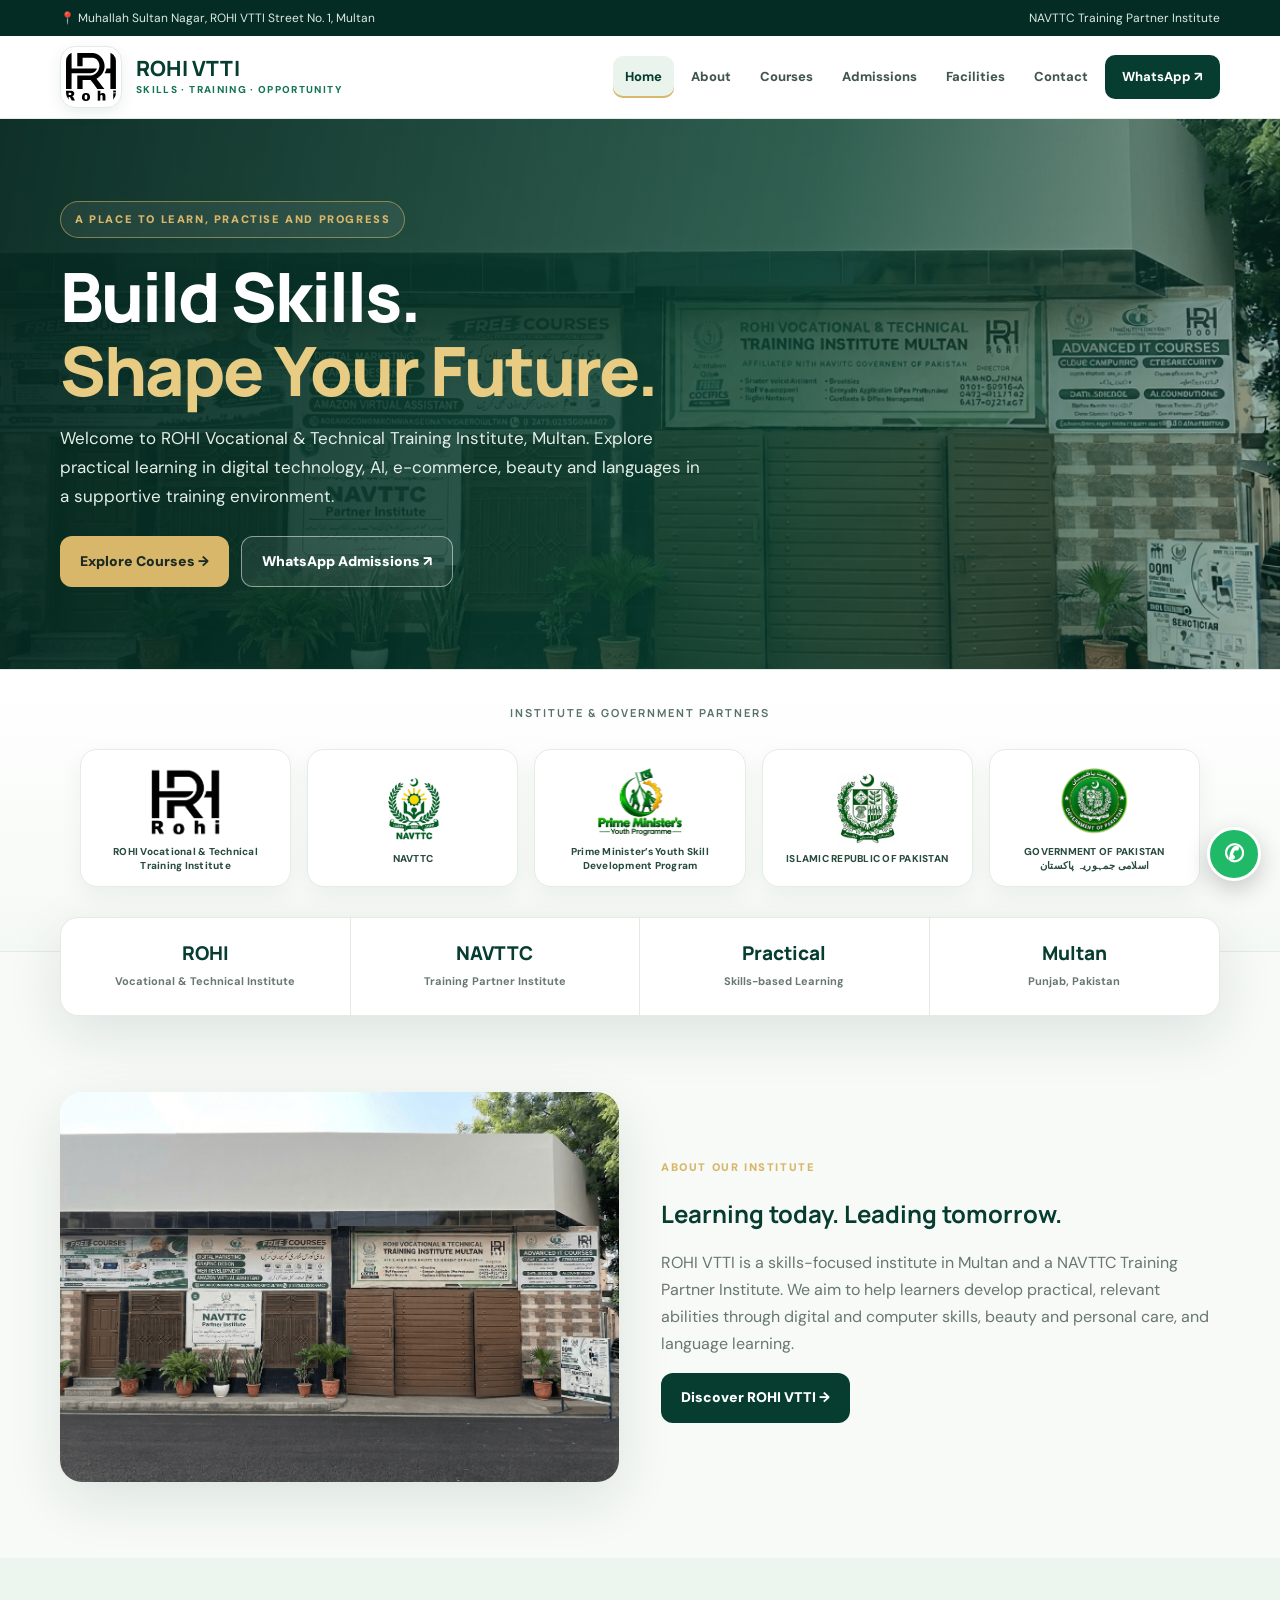
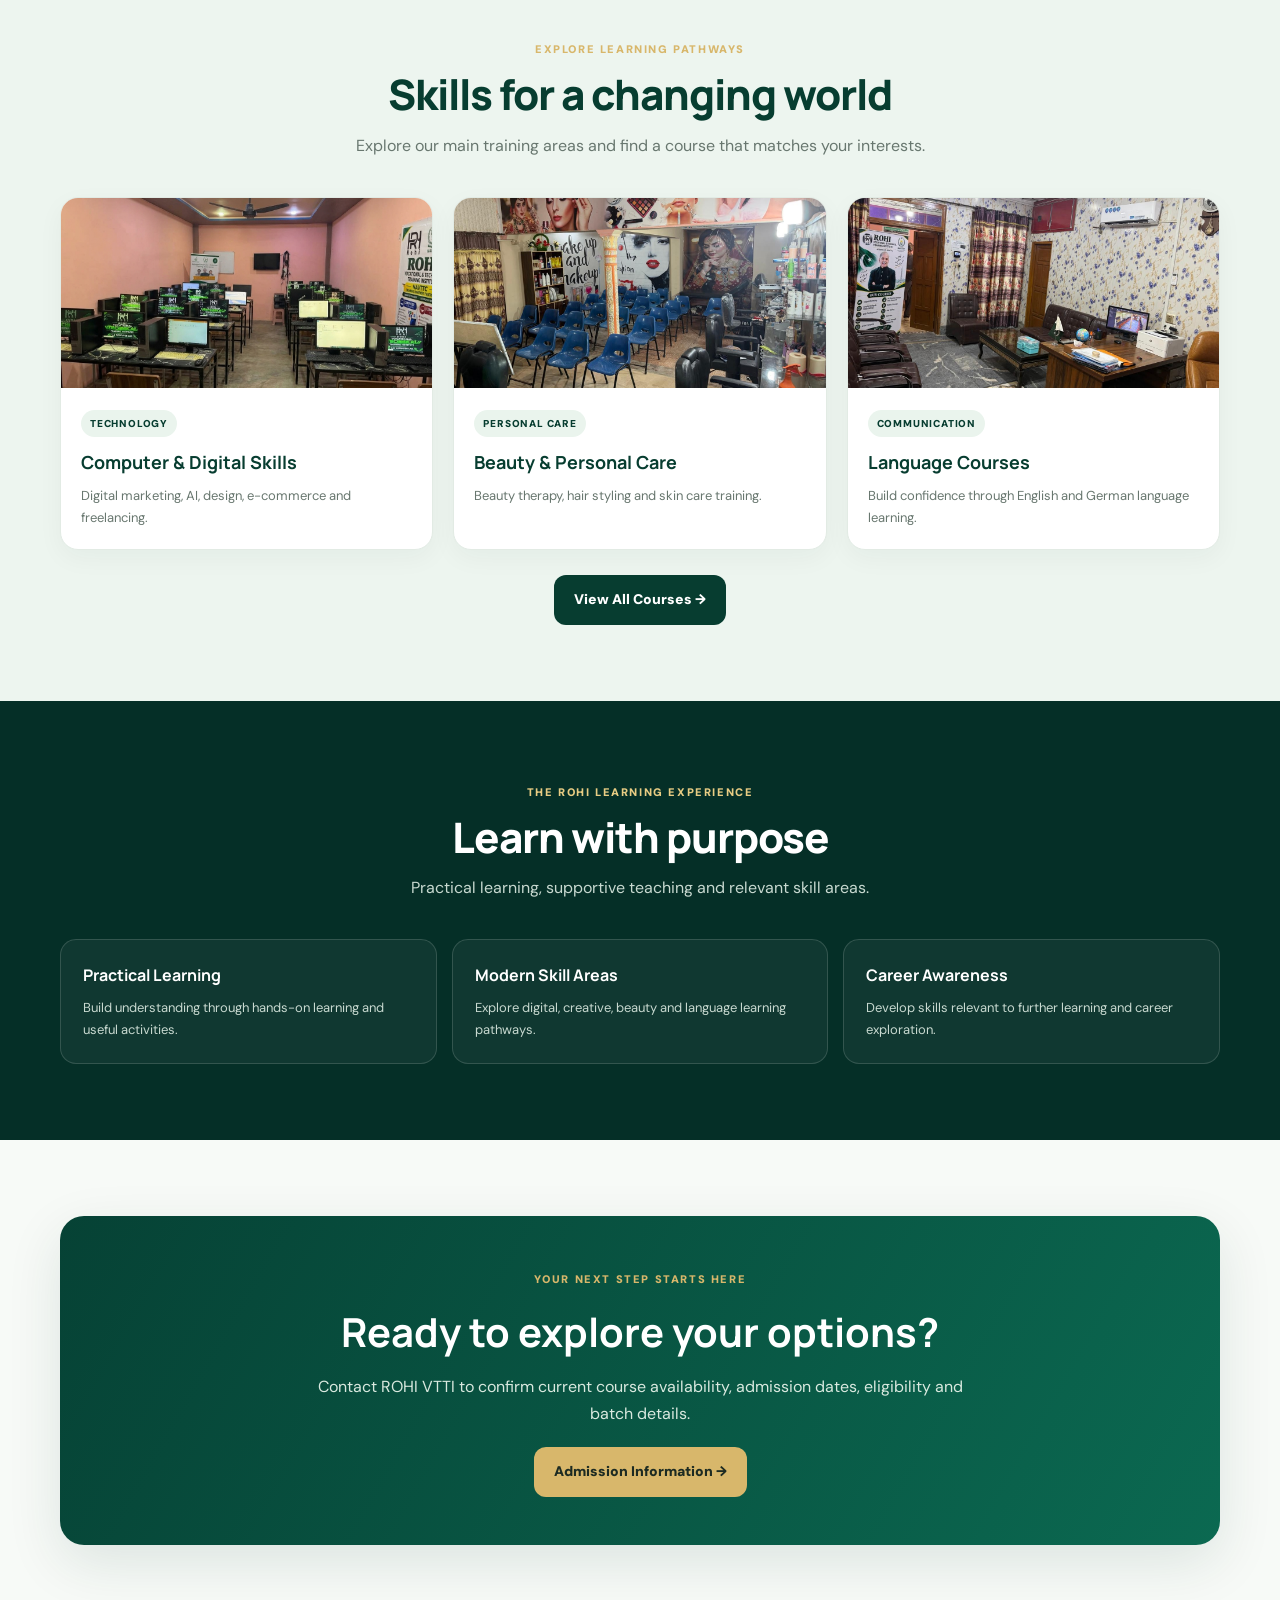
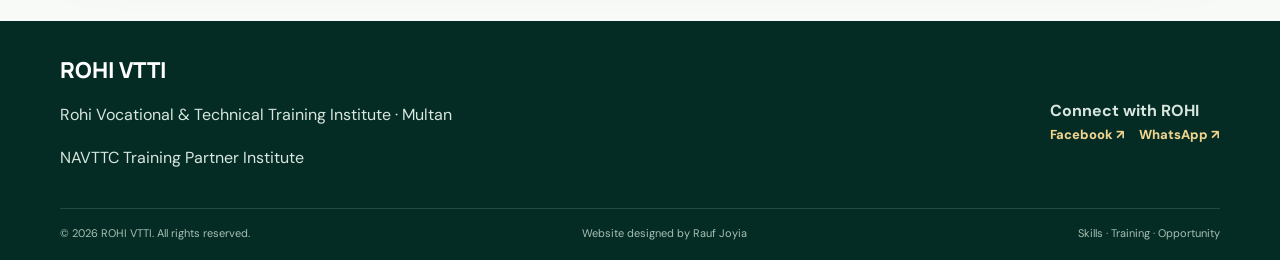
<file: index.html>
<!doctype html><html lang="en"><head><meta charset="utf-8"><meta name="viewport" content="width=device-width,initial-scale=1"><meta name="theme-color" content="#073d30"><meta name="description" content="ROHI Vocational & Technical Training Institute in Multan. Explore practical digital, AI, e-commerce, beauty and language training."><meta property="og:title" content="ROHI VTTI | Skills for a Brighter Future"><meta property="og:description" content="Practical vocational and technical learning in Multan."><meta property="og:image" content="https://abdul-rauf-joyia.github.io/Rohi-institute/main-building.png"><title>ROHI VTTI | Vocational & Technical Training Institute, Multan</title><link rel="icon" href="rohi-logo-black.svg"><link rel="preconnect" href="https://fonts.googleapis.com"><link rel="preconnect" href="https://fonts.gstatic.com" crossorigin><link href="https://fonts.googleapis.com/css2?family=DM+Sans:wght@400;500;600;700;800&family=Manrope:wght@400;500;600;700;800&display=swap" rel="stylesheet"><link rel="stylesheet" href="style.css"></head><body><div class="topline"><div class="container"><span>📍 Muhallah Sultan Nagar, ROHI VTTI Street No. 1, Multan</span><span>NAVTTC Training Partner Institute</span></div></div><header><nav class="nav container" aria-label="Main navigation"><a class="brand" href="index.html"><img src="rohi-logo-black.svg" alt="ROHI VTTI logo"><span><strong>ROHI VTTI</strong><small>Skills · Training · Opportunity</small></span></a><button class="menu-btn" type="button" aria-label="Open navigation" aria-expanded="false">☰</button><ul class="navlinks"><li><a href="index.html" aria-current="page">Home</a></li><li><a href="about.html">About</a></li><li><a href="courses.html">Courses</a></li><li><a href="admissions.html">Admissions</a></li><li><a href="facilities.html">Facilities</a></li><li><a href="contact.html">Contact</a></li><li><a class="cta" href="https://wa.me/923020757793" target="_blank" rel="noopener">WhatsApp ↗</a></li></ul></nav></header><main><section class="hero"><div class="container"><div class="hero-content"><span class="eyebrow">A place to learn, practise and progress</span><h1>Build Skills.<br><span>Shape Your Future.</span></h1><p>Welcome to ROHI Vocational & Technical Training Institute, Multan. Explore practical learning in digital technology, AI, e-commerce, beauty and languages in a supportive training environment.</p><div class="actions"><a class="btn btn-gold" href="courses.html">Explore Courses →</a><a class="btn btn-outline" href="https://wa.me/923020757793" target="_blank" rel="noopener">WhatsApp Admissions ↗</a></div></div></div></section><section class="partner-strip"><div class="container"><h2>Institute & Government Partners</h2><div class="logo-strip"><div class="logo-card"><img src="rohi-vtti-logo.png" alt="ROHI VTTI logo"><small>ROHI Vocational & Technical Training Institute</small></div><div class="logo-card"><img src="navttc-logo.png" alt="NAVTTC logo"><small>NAVTTC</small></div><div class="logo-card"><img src="prime-minister-youth-skill-development-program-logo.png" alt="Prime Minister Youth Skill Development Program logo"><small>Prime Minister’s Youth Skill Development Program</small></div><div class="logo-card"><img src="pakistan-emblem.png" alt="Pakistan emblem"><small>ISLAMIC REPUBLIC OF PAKISTAN</small></div><div class="logo-card"><img src="government-of-pakistan-logo.png" alt="Government of Pakistan logo"><small>GOVERNMENT OF PAKISTAN<br>اسلامی جمہوریہ پاکستان</small></div></div></div></section><div class="facts"><div class="container"><div class="fact-grid"><div class="fact"><strong>ROHI</strong><span>Vocational & Technical Institute</span></div><div class="fact"><strong>NAVTTC</strong><span>Training Partner Institute</span></div><div class="fact"><strong>Practical</strong><span>Skills-based Learning</span></div><div class="fact"><strong>Multan</strong><span>Punjab, Pakistan</span></div></div></div></div><section class="section"><div class="container grid-2"><img class="photo" src="main-building.png" alt="ROHI Vocational & Technical Training Institute main building"><div class="copy"><span class="kicker">About our institute</span><h2>Learning today. Leading tomorrow.</h2><p>ROHI VTTI is a skills-focused institute in Multan and a NAVTTC Training Partner Institute. We aim to help learners develop practical, relevant abilities through digital and computer skills, beauty and personal care, and language learning.</p><a class="btn btn-green" href="about.html">Discover ROHI VTTI →</a></div></div></section><section class="section soft"><div class="container"><div class="section-head"><span class="kicker">Explore learning pathways</span><h2>Skills for a changing world</h2><p>Explore our main training areas and find a course that matches your interests.</p></div><div class="cards"><article class="card"><img src="digital-marketing.jpg" alt="Digital marketing" loading="lazy"><div class="card-body"><span class="tag">Technology</span><h3>Computer & Digital Skills</h3><p>Digital marketing, AI, design, e-commerce and freelancing.</p></div></article><article class="card"><img src="beauty-lab.jpg" alt="Beauty therapy" loading="lazy"><div class="card-body"><span class="tag">Personal Care</span><h3>Beauty & Personal Care</h3><p>Beauty therapy, hair styling and skin care training.</p></div></article><article class="card"><img src="gallery.jpg" alt="Language classroom" loading="lazy"><div class="card-body"><span class="tag">Communication</span><h3>Language Courses</h3><p>Build confidence through English and German language learning.</p></div></article></div><div class="actions" style="justify-content:center"><a class="btn btn-green" href="courses.html">View All Courses →</a></div></div></section><section class="section dark"><div class="container"><div class="section-head"><span class="kicker">The ROHI learning experience</span><h2>Learn with purpose</h2><p>Practical learning, supportive teaching and relevant skill areas.</p></div><div class="features"><div class="feature"><h3>Practical Learning</h3><p>Build understanding through hands-on learning and useful activities.</p></div><div class="feature"><h3>Modern Skill Areas</h3><p>Explore digital, creative, beauty and language learning pathways.</p></div><div class="feature"><h3>Career Awareness</h3><p>Develop skills relevant to further learning and career exploration.</p></div></div></div></section><section class="section"><div class="container"><div class="banner"><span class="kicker">Your next step starts here</span><h2>Ready to explore your options?</h2><p>Contact ROHI VTTI to confirm current course availability, admission dates, eligibility and batch details.</p><a class="btn btn-gold" href="admissions.html">Admission Information →</a></div></div></section></main><footer><div class="container"><div class="footer-top"><div><div class="footer-brand">ROHI VTTI</div><p>Rohi Vocational & Technical Training Institute · Multan</p><p>NAVTTC Training Partner Institute</p></div><div><strong>Connect with ROHI</strong><div class="socials"><a href="https://www.facebook.com/profile.php?id=61575618215227" target="_blank" rel="noopener">Facebook ↗</a><a href="https://wa.me/923020757793" target="_blank" rel="noopener">WhatsApp ↗</a></div></div></div><div class="footer-bottom"><span>© <span data-year>2026</span> ROHI VTTI. All rights reserved.</span><span>Website designed by Rauf Joyia</span><span>Skills · Training · Opportunity</span></div></div></footer><a class="whatsapp" href="https://wa.me/923020757793" target="_blank" rel="noopener" aria-label="WhatsApp ROHI VTTI">✆</a><script src="site.js"></script></body></html>
</file>
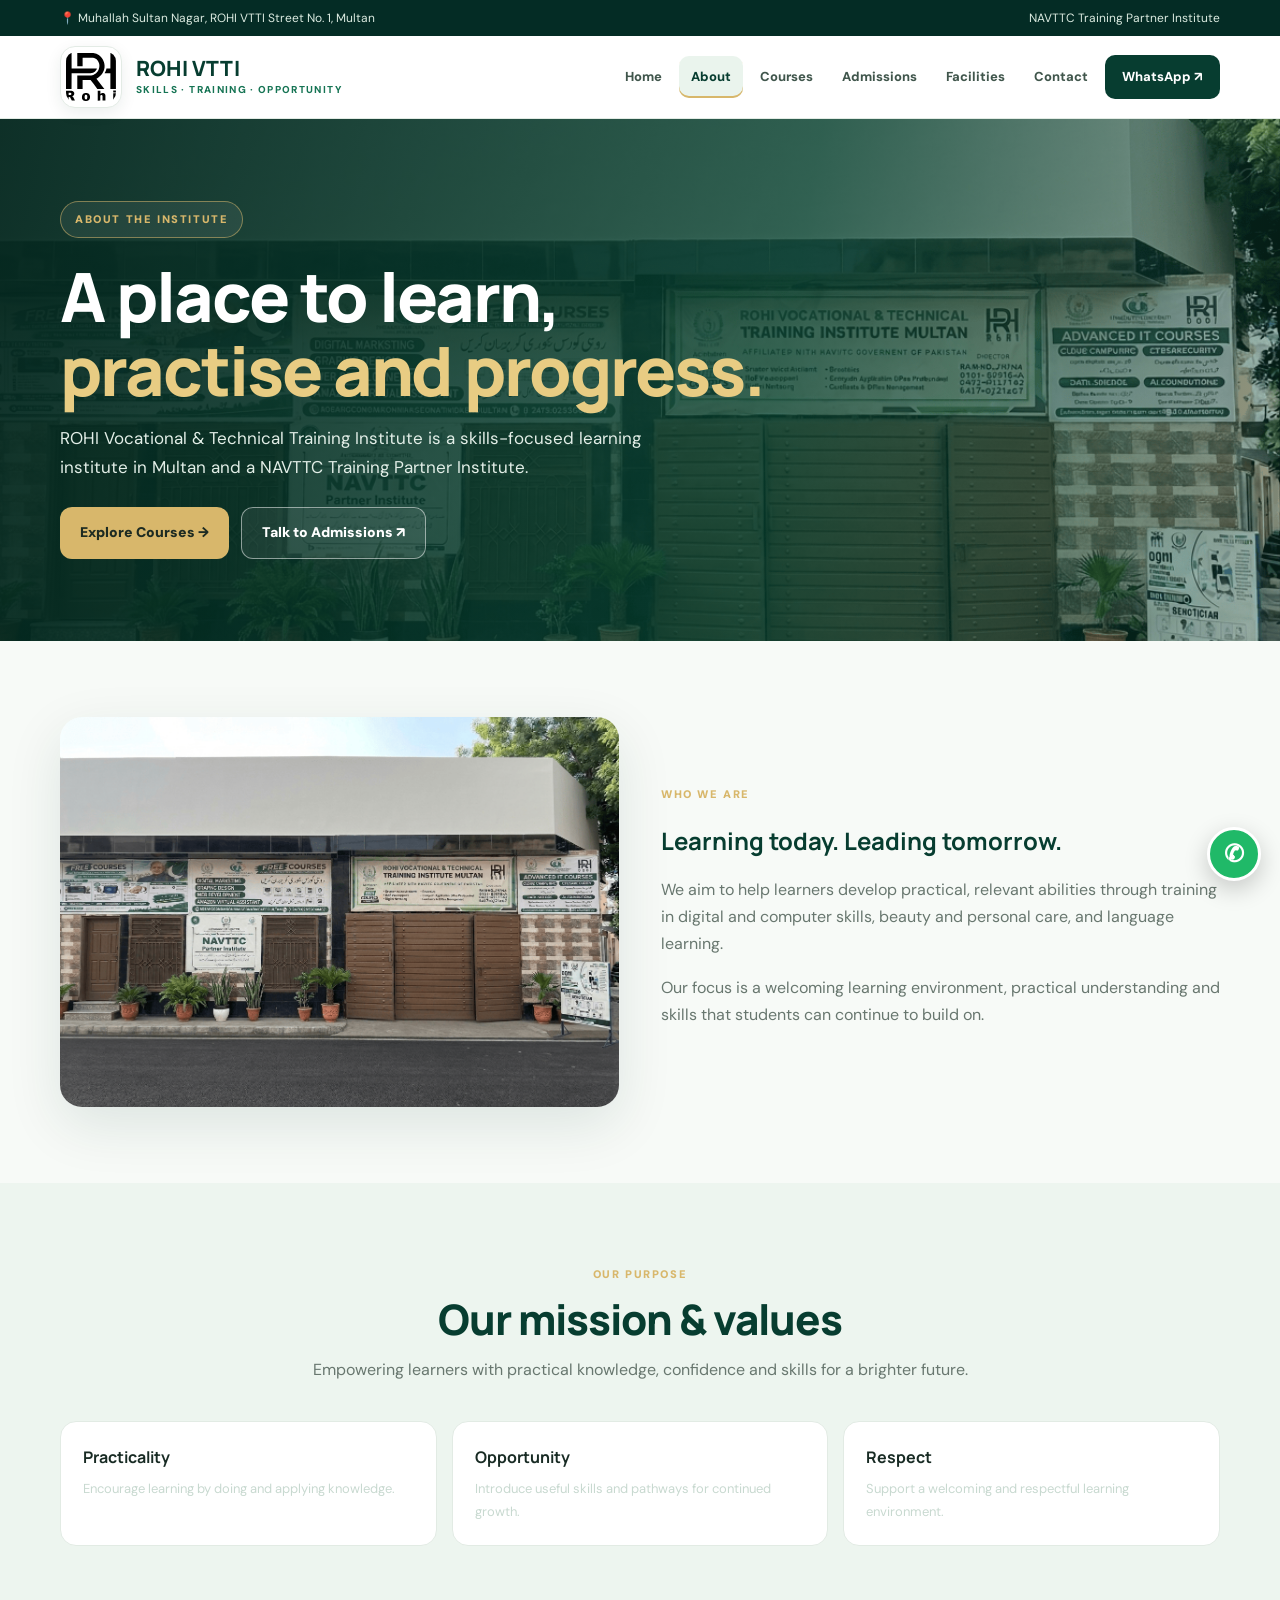
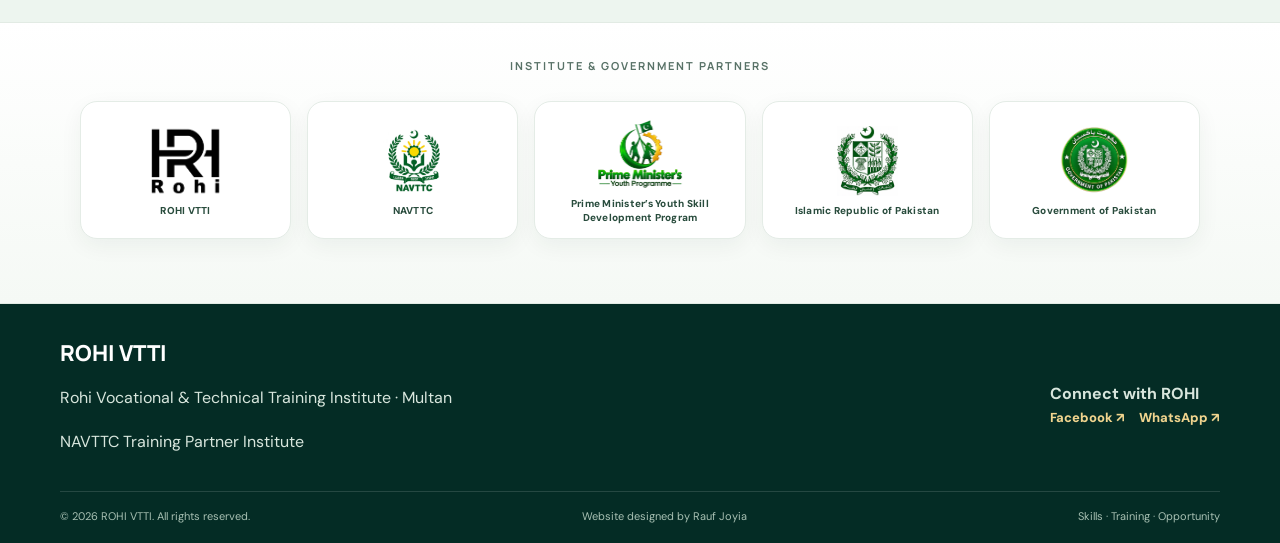
<file: about.html>
<!doctype html><html lang="en"><head><meta charset="utf-8"><meta name="viewport" content="width=device-width,initial-scale=1"><meta name="theme-color" content="#073d30"><meta name="description" content="Learn about ROHI VTTI, its mission and training approach."><title>About Us | ROHI VTTI Multan</title><link rel="icon" href="rohi-logo-black.svg"><link rel="preconnect" href="https://fonts.googleapis.com"><link rel="preconnect" href="https://fonts.gstatic.com" crossorigin><link href="https://fonts.googleapis.com/css2?family=DM+Sans:wght@400;500;600;700;800&family=Manrope:wght@400;500;600;700;800&display=swap" rel="stylesheet"><link rel="stylesheet" href="style.css"></head><body><div class="topline"><div class="container"><span>📍 Muhallah Sultan Nagar, ROHI VTTI Street No. 1, Multan</span><span>NAVTTC Training Partner Institute</span></div></div><header><nav class="nav container" aria-label="Main navigation"><a class="brand" href="index.html"><img src="rohi-logo-black.svg" alt="ROHI VTTI logo"><span><strong>ROHI VTTI</strong><small>Skills · Training · Opportunity</small></span></a><button class="menu-btn" type="button" aria-label="Open navigation" aria-expanded="false">☰</button><ul class="navlinks"><li><a href="index.html">Home</a></li><li><a href="about.html">About</a></li><li><a href="courses.html">Courses</a></li><li><a href="admissions.html">Admissions</a></li><li><a href="facilities.html">Facilities</a></li><li><a href="contact.html">Contact</a></li><li><a class="cta" href="https://wa.me/923020757793" target="_blank" rel="noopener">WhatsApp ↗</a></li></ul></nav></header><section class="hero"><div class="container"><div class="hero-content"><span class="eyebrow">About the Institute</span><h1>A place to learn,<br><span>practise and progress.</span></h1><p>ROHI Vocational & Technical Training Institute is a skills-focused learning institute in Multan and a NAVTTC Training Partner Institute.</p><div class="actions"><a class="btn btn-gold" href="courses.html">Explore Courses →</a><a class="btn btn-outline" href="https://wa.me/923020757793" target="_blank" rel="noopener">Talk to Admissions ↗</a></div></div></div></section><section class="section"><div class="container grid-2"><img class="photo" src="main-building.png" alt="ROHI VTTI main entrance"><div class="copy"><span class="kicker">Who we are</span><h2>Learning today. Leading tomorrow.</h2><p>We aim to help learners develop practical, relevant abilities through training in digital and computer skills, beauty and personal care, and language learning.</p><p>Our focus is a welcoming learning environment, practical understanding and skills that students can continue to build on.</p></div></div></section><section class="section soft"><div class="container"><div class="section-head"><span class="kicker">Our purpose</span><h2>Our mission & values</h2><p>Empowering learners with practical knowledge, confidence and skills for a brighter future.</p></div><div class="features"><div class="feature" style="background:#fff;border-color:var(--line)"><h3>Practicality</h3><p>Encourage learning by doing and applying knowledge.</p></div><div class="feature" style="background:#fff;border-color:var(--line)"><h3>Opportunity</h3><p>Introduce useful skills and pathways for continued growth.</p></div><div class="feature" style="background:#fff;border-color:var(--line)"><h3>Respect</h3><p>Support a welcoming and respectful learning environment.</p></div></div></div></section><section class="partner-strip"><div class="container"><h2>Institute & Government Partners</h2><div class="logo-strip"><div class="logo-card"><img src="rohi-vtti-logo.png" alt="ROHI VTTI"><small>ROHI VTTI</small></div><div class="logo-card"><img src="navttc-logo.png" alt="NAVTTC"><small>NAVTTC</small></div><div class="logo-card"><img src="prime-minister-youth-skill-development-program-logo.png" alt="Prime Minister Youth Skill Development Program"><small>Prime Minister’s Youth Skill Development Program</small></div><div class="logo-card"><img src="pakistan-emblem.png" alt="Pakistan emblem"><small>Islamic Republic of Pakistan</small></div><div class="logo-card"><img src="government-of-pakistan-logo.png" alt="Government of Pakistan"><small>Government of Pakistan</small></div></div></div></section><footer><div class="container"><div class="footer-top"><div><div class="footer-brand">ROHI VTTI</div><p>Rohi Vocational & Technical Training Institute · Multan</p><p>NAVTTC Training Partner Institute</p></div><div><strong>Connect with ROHI</strong><div class="socials"><a href="https://www.facebook.com/profile.php?id=61575618215227" target="_blank" rel="noopener">Facebook ↗</a><a href="https://wa.me/923020757793" target="_blank" rel="noopener">WhatsApp ↗</a></div></div></div><div class="footer-bottom"><span>© <span data-year>2026</span> ROHI VTTI. All rights reserved.</span><span>Website designed by Rauf Joyia</span><span>Skills · Training · Opportunity</span></div></div></footer><a class="whatsapp" href="https://wa.me/923020757793" target="_blank" rel="noopener" aria-label="WhatsApp ROHI VTTI">✆</a><script src="site.js"></script></body></html>
</file>
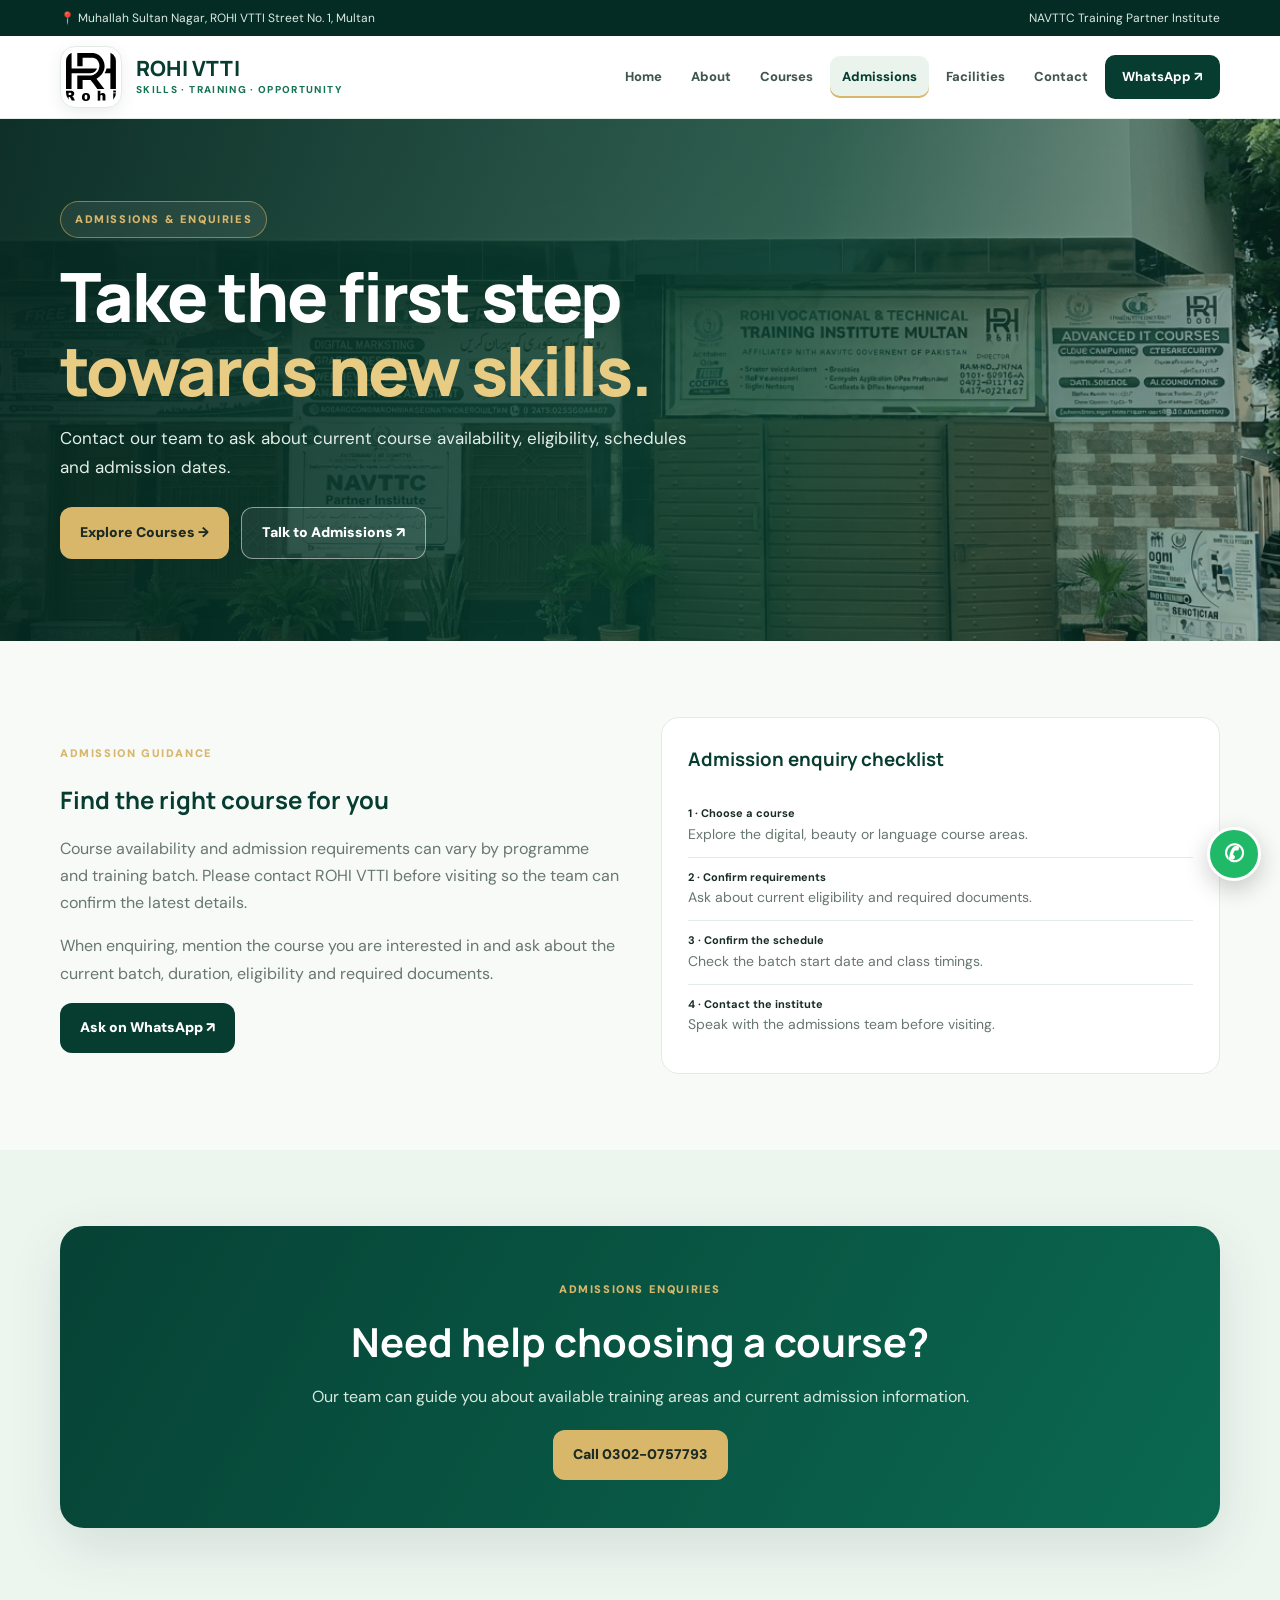
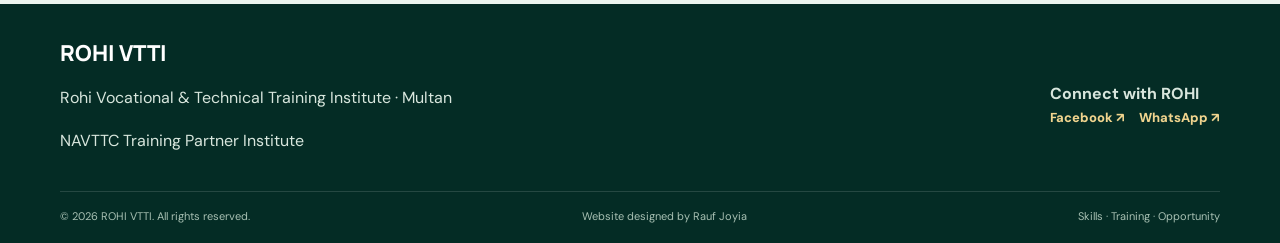
<file: admissions.html>
<!doctype html><html lang="en"><head><meta charset="utf-8"><meta name="viewport" content="width=device-width,initial-scale=1"><meta name="theme-color" content="#073d30"><meta name="description" content="Admission information and eligibility enquiries for ROHI VTTI Multan."><title>Admissions | ROHI VTTI Multan</title><link rel="icon" href="rohi-logo-black.svg"><link rel="preconnect" href="https://fonts.googleapis.com"><link rel="preconnect" href="https://fonts.gstatic.com" crossorigin><link href="https://fonts.googleapis.com/css2?family=DM+Sans:wght@400;500;600;700;800&family=Manrope:wght@400;500;600;700;800&display=swap" rel="stylesheet"><link rel="stylesheet" href="style.css"></head><body><div class="topline"><div class="container"><span>📍 Muhallah Sultan Nagar, ROHI VTTI Street No. 1, Multan</span><span>NAVTTC Training Partner Institute</span></div></div><header><nav class="nav container" aria-label="Main navigation"><a class="brand" href="index.html"><img src="rohi-logo-black.svg" alt="ROHI VTTI logo"><span><strong>ROHI VTTI</strong><small>Skills · Training · Opportunity</small></span></a><button class="menu-btn" type="button" aria-label="Open navigation" aria-expanded="false">☰</button><ul class="navlinks"><li><a href="index.html">Home</a></li><li><a href="about.html">About</a></li><li><a href="courses.html">Courses</a></li><li><a href="admissions.html">Admissions</a></li><li><a href="facilities.html">Facilities</a></li><li><a href="contact.html">Contact</a></li><li><a class="cta" href="https://wa.me/923020757793" target="_blank" rel="noopener">WhatsApp ↗</a></li></ul></nav></header><section class="hero"><div class="container"><div class="hero-content"><span class="eyebrow">Admissions & Enquiries</span><h1>Take the first step<br><span>towards new skills.</span></h1><p>Contact our team to ask about current course availability, eligibility, schedules and admission dates.</p><div class="actions"><a class="btn btn-gold" href="courses.html">Explore Courses →</a><a class="btn btn-outline" href="https://wa.me/923020757793" target="_blank" rel="noopener">Talk to Admissions ↗</a></div></div></div></section><section class="section"><div class="container grid-2"><div class="copy"><span class="kicker">Admission guidance</span><h2>Find the right course for you</h2><p>Course availability and admission requirements can vary by programme and training batch. Please contact ROHI VTTI before visiting so the team can confirm the latest details.</p><p>When enquiring, mention the course you are interested in and ask about the current batch, duration, eligibility and required documents.</p><a class="btn btn-green" href="https://wa.me/923020757793?text=Assalam-o-Alaikum%2C%20I%20would%20like%20to%20ask%20about%20admissions%20at%20ROHI%20VTTI." target="_blank" rel="noopener">Ask on WhatsApp ↗</a></div><div class="contact-card"><h3>Admission enquiry checklist</h3><div class="contact-line"><strong>1 · Choose a course</strong>Explore the digital, beauty or language course areas.</div><div class="contact-line"><strong>2 · Confirm requirements</strong>Ask about current eligibility and required documents.</div><div class="contact-line"><strong>3 · Confirm the schedule</strong>Check the batch start date and class timings.</div><div class="contact-line"><strong>4 · Contact the institute</strong>Speak with the admissions team before visiting.</div></div></div></section><section class="section soft"><div class="container"><div class="banner"><span class="kicker">Admissions enquiries</span><h2>Need help choosing a course?</h2><p>Our team can guide you about available training areas and current admission information.</p><a class="btn btn-gold" href="tel:+923020757793">Call 0302-0757793</a></div></div></section><footer><div class="container"><div class="footer-top"><div><div class="footer-brand">ROHI VTTI</div><p>Rohi Vocational & Technical Training Institute · Multan</p><p>NAVTTC Training Partner Institute</p></div><div><strong>Connect with ROHI</strong><div class="socials"><a href="https://www.facebook.com/profile.php?id=61575618215227" target="_blank" rel="noopener">Facebook ↗</a><a href="https://wa.me/923020757793" target="_blank" rel="noopener">WhatsApp ↗</a></div></div></div><div class="footer-bottom"><span>© <span data-year>2026</span> ROHI VTTI. All rights reserved.</span><span>Website designed by Rauf Joyia</span><span>Skills · Training · Opportunity</span></div></div></footer><a class="whatsapp" href="https://wa.me/923020757793" target="_blank" rel="noopener" aria-label="WhatsApp ROHI VTTI">✆</a><script src="site.js"></script></body></html>
</file>
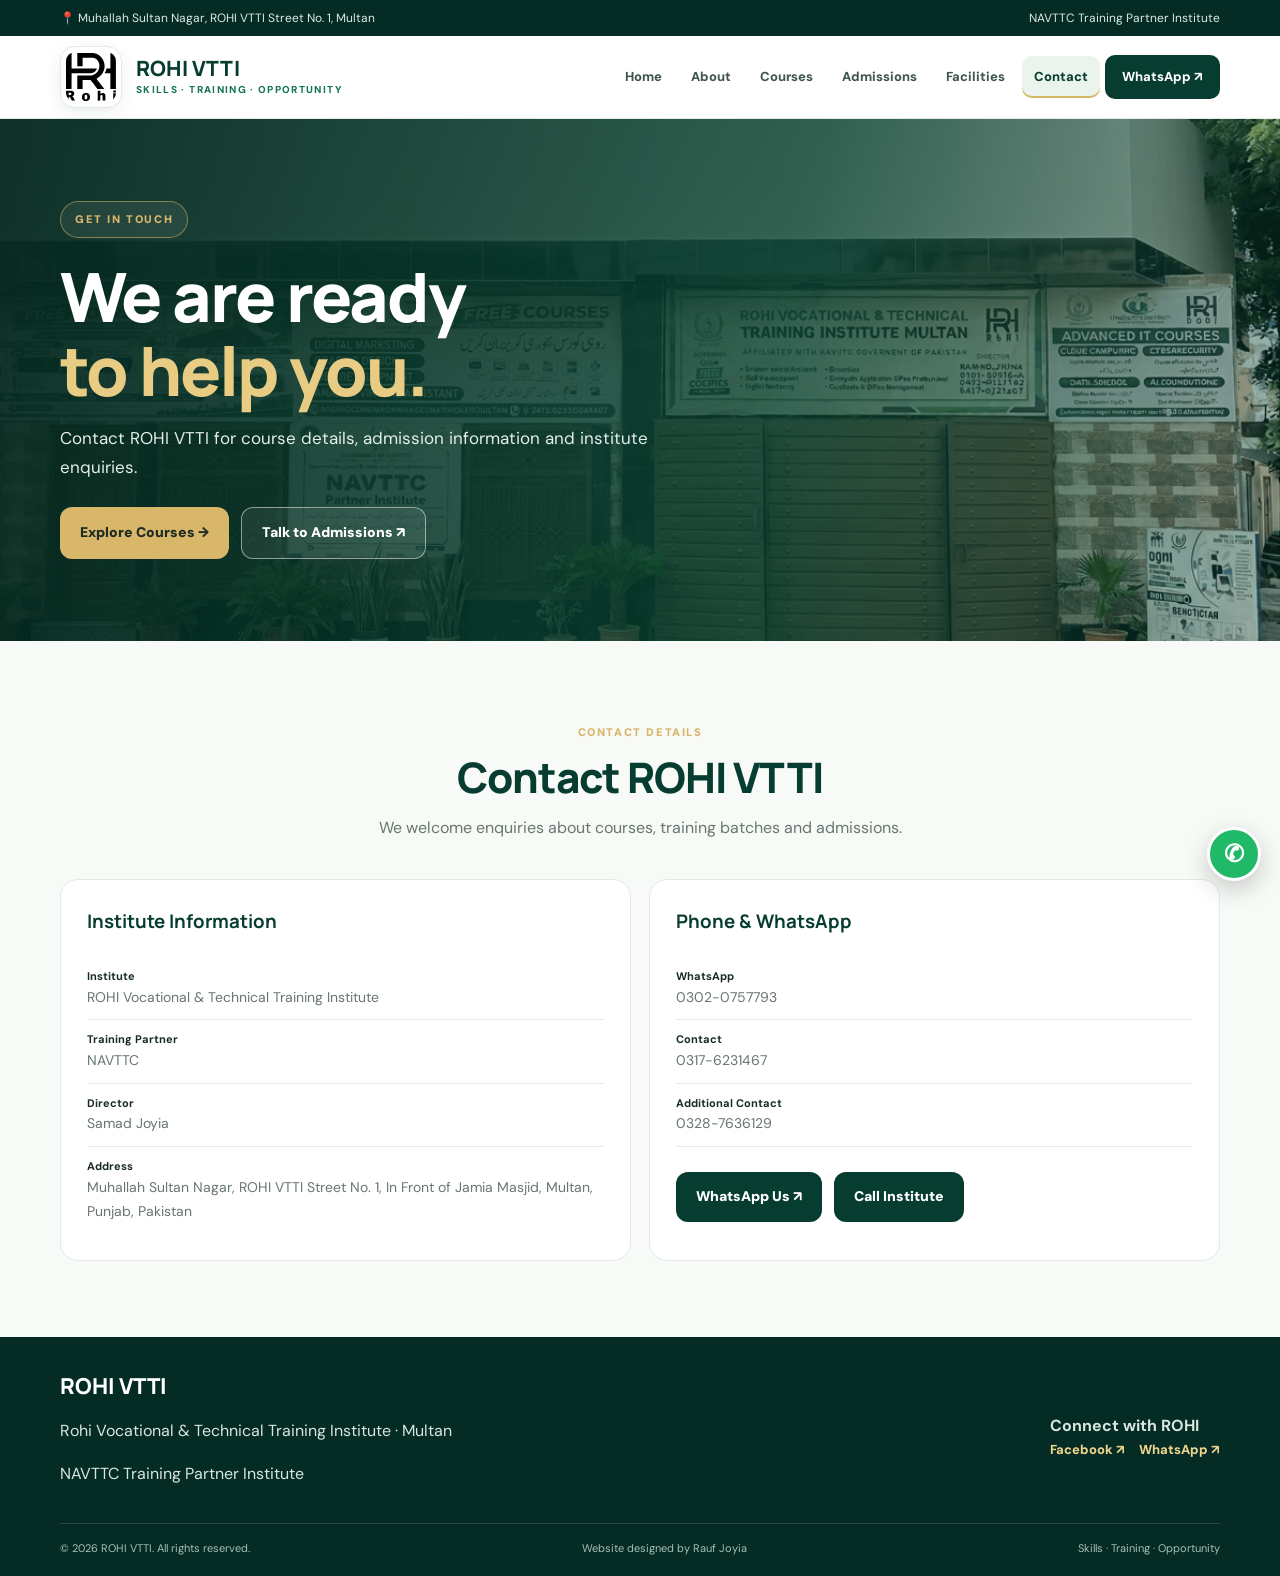
<file: contact.html>
<!doctype html><html lang="en"><head><meta charset="utf-8"><meta name="viewport" content="width=device-width,initial-scale=1"><meta name="theme-color" content="#073d30"><meta name="description" content="Contact ROHI Vocational & Technical Training Institute in Multan."><title>Contact | ROHI VTTI Multan</title><link rel="icon" href="rohi-logo-black.svg"><link rel="preconnect" href="https://fonts.googleapis.com"><link rel="preconnect" href="https://fonts.gstatic.com" crossorigin><link href="https://fonts.googleapis.com/css2?family=DM+Sans:wght@400;500;600;700;800&family=Manrope:wght@400;500;600;700;800&display=swap" rel="stylesheet"><link rel="stylesheet" href="style.css"></head><body><div class="topline"><div class="container"><span>📍 Muhallah Sultan Nagar, ROHI VTTI Street No. 1, Multan</span><span>NAVTTC Training Partner Institute</span></div></div><header><nav class="nav container" aria-label="Main navigation"><a class="brand" href="index.html"><img src="rohi-logo-black.svg" alt="ROHI VTTI logo"><span><strong>ROHI VTTI</strong><small>Skills · Training · Opportunity</small></span></a><button class="menu-btn" type="button" aria-label="Open navigation" aria-expanded="false">☰</button><ul class="navlinks"><li><a href="index.html">Home</a></li><li><a href="about.html">About</a></li><li><a href="courses.html">Courses</a></li><li><a href="admissions.html">Admissions</a></li><li><a href="facilities.html">Facilities</a></li><li><a href="contact.html">Contact</a></li><li><a class="cta" href="https://wa.me/923020757793" target="_blank" rel="noopener">WhatsApp ↗</a></li></ul></nav></header><section class="hero"><div class="container"><div class="hero-content"><span class="eyebrow">Get in touch</span><h1>We are ready<br><span>to help you.</span></h1><p>Contact ROHI VTTI for course details, admission information and institute enquiries.</p><div class="actions"><a class="btn btn-gold" href="courses.html">Explore Courses →</a><a class="btn btn-outline" href="https://wa.me/923020757793" target="_blank" rel="noopener">Talk to Admissions ↗</a></div></div></div></section><section class="section"><div class="container"><div class="section-head"><span class="kicker">Contact details</span><h2>Contact ROHI VTTI</h2><p>We welcome enquiries about courses, training batches and admissions.</p></div><div class="contact-grid"><div class="contact-card"><h3>Institute Information</h3><div class="contact-line"><strong>Institute</strong>ROHI Vocational & Technical Training Institute</div><div class="contact-line"><strong>Training Partner</strong>NAVTTC</div><div class="contact-line"><strong>Director</strong>Samad Joyia</div><div class="contact-line"><strong>Address</strong>Muhallah Sultan Nagar, ROHI VTTI Street No. 1, In Front of Jamia Masjid, Multan, Punjab, Pakistan</div></div><div class="contact-card"><h3>Phone & WhatsApp</h3><div class="contact-line"><strong>WhatsApp</strong>0302-0757793</div><div class="contact-line"><strong>Contact</strong>0317-6231467</div><div class="contact-line"><strong>Additional Contact</strong>0328-7636129</div><div class="actions"><a class="btn btn-green" href="https://wa.me/923020757793" target="_blank" rel="noopener">WhatsApp Us ↗</a><a class="btn btn-green" href="tel:+923020757793">Call Institute</a></div></div></div></div></section><footer><div class="container"><div class="footer-top"><div><div class="footer-brand">ROHI VTTI</div><p>Rohi Vocational & Technical Training Institute · Multan</p><p>NAVTTC Training Partner Institute</p></div><div><strong>Connect with ROHI</strong><div class="socials"><a href="https://www.facebook.com/profile.php?id=61575618215227" target="_blank" rel="noopener">Facebook ↗</a><a href="https://wa.me/923020757793" target="_blank" rel="noopener">WhatsApp ↗</a></div></div></div><div class="footer-bottom"><span>© <span data-year>2026</span> ROHI VTTI. All rights reserved.</span><span>Website designed by Rauf Joyia</span><span>Skills · Training · Opportunity</span></div></div></footer><a class="whatsapp" href="https://wa.me/923020757793" target="_blank" rel="noopener" aria-label="WhatsApp ROHI VTTI">✆</a><script src="site.js"></script></body></html>
</file>
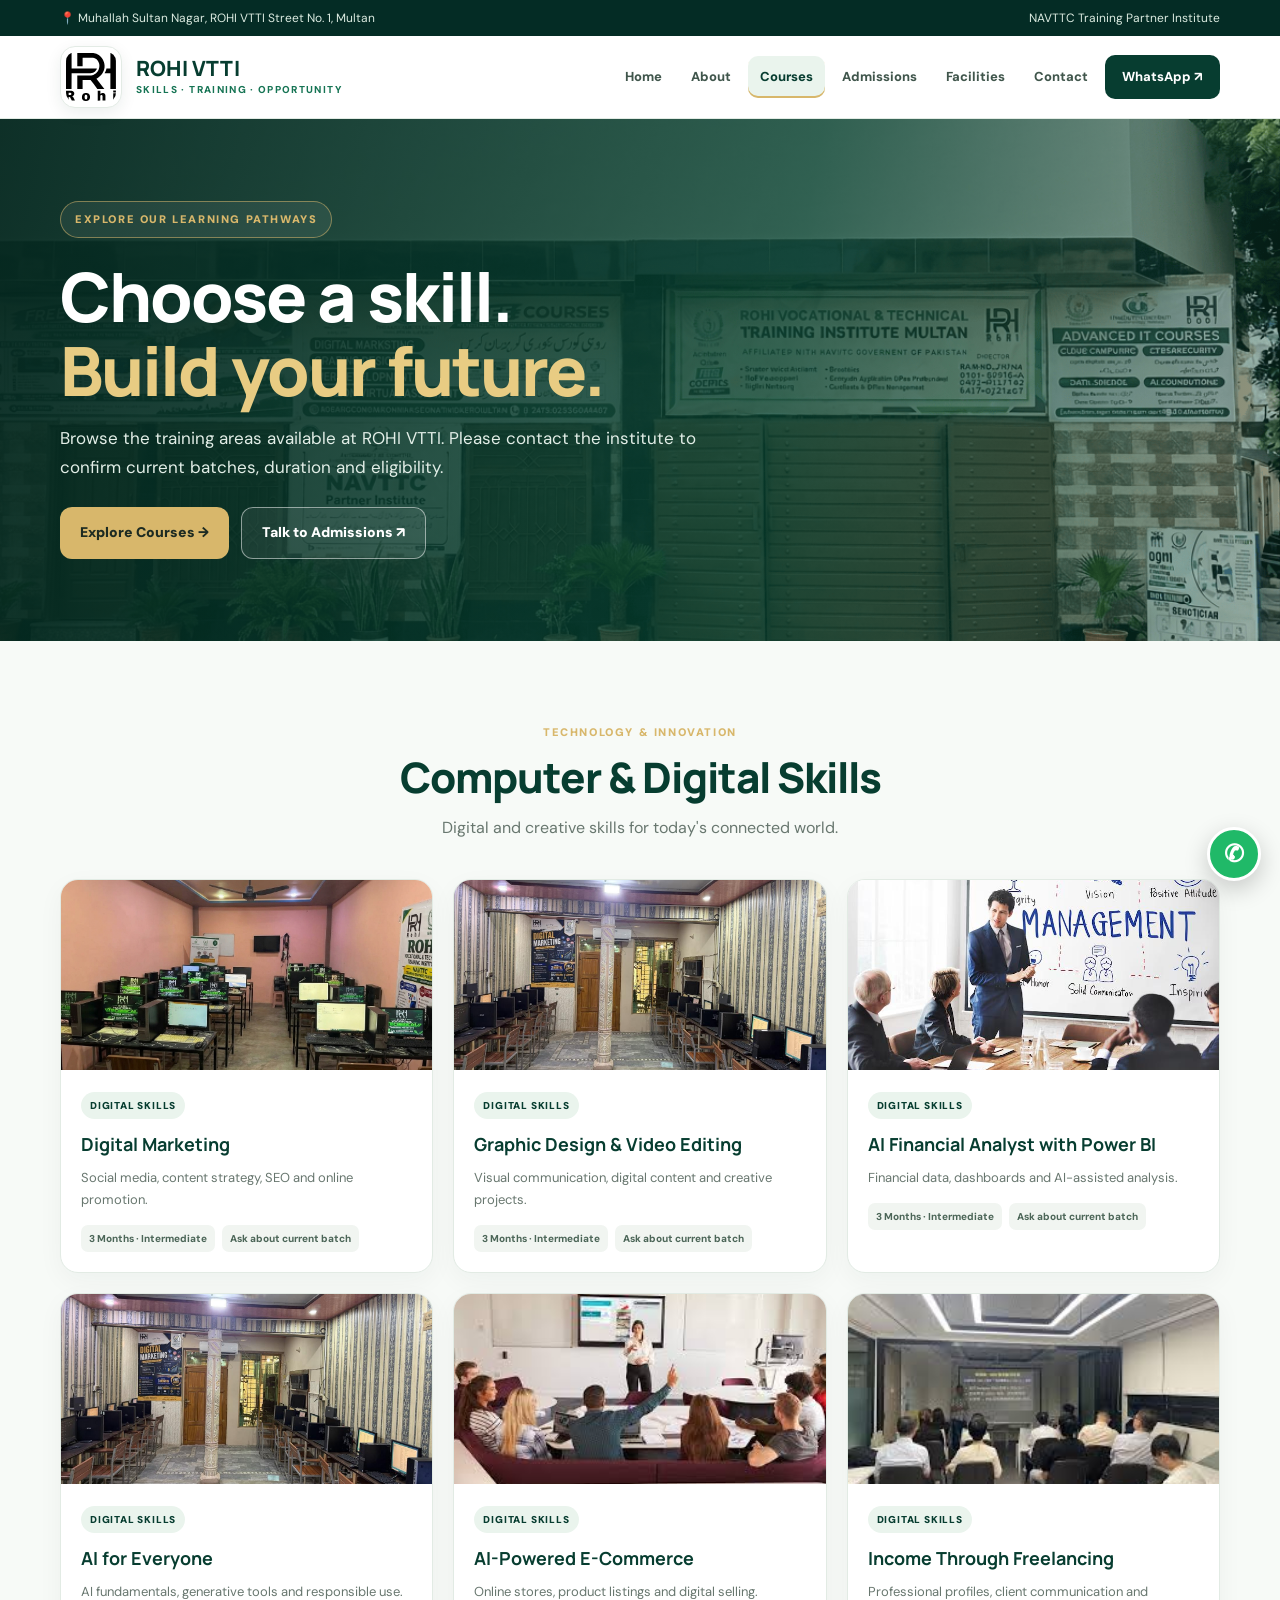
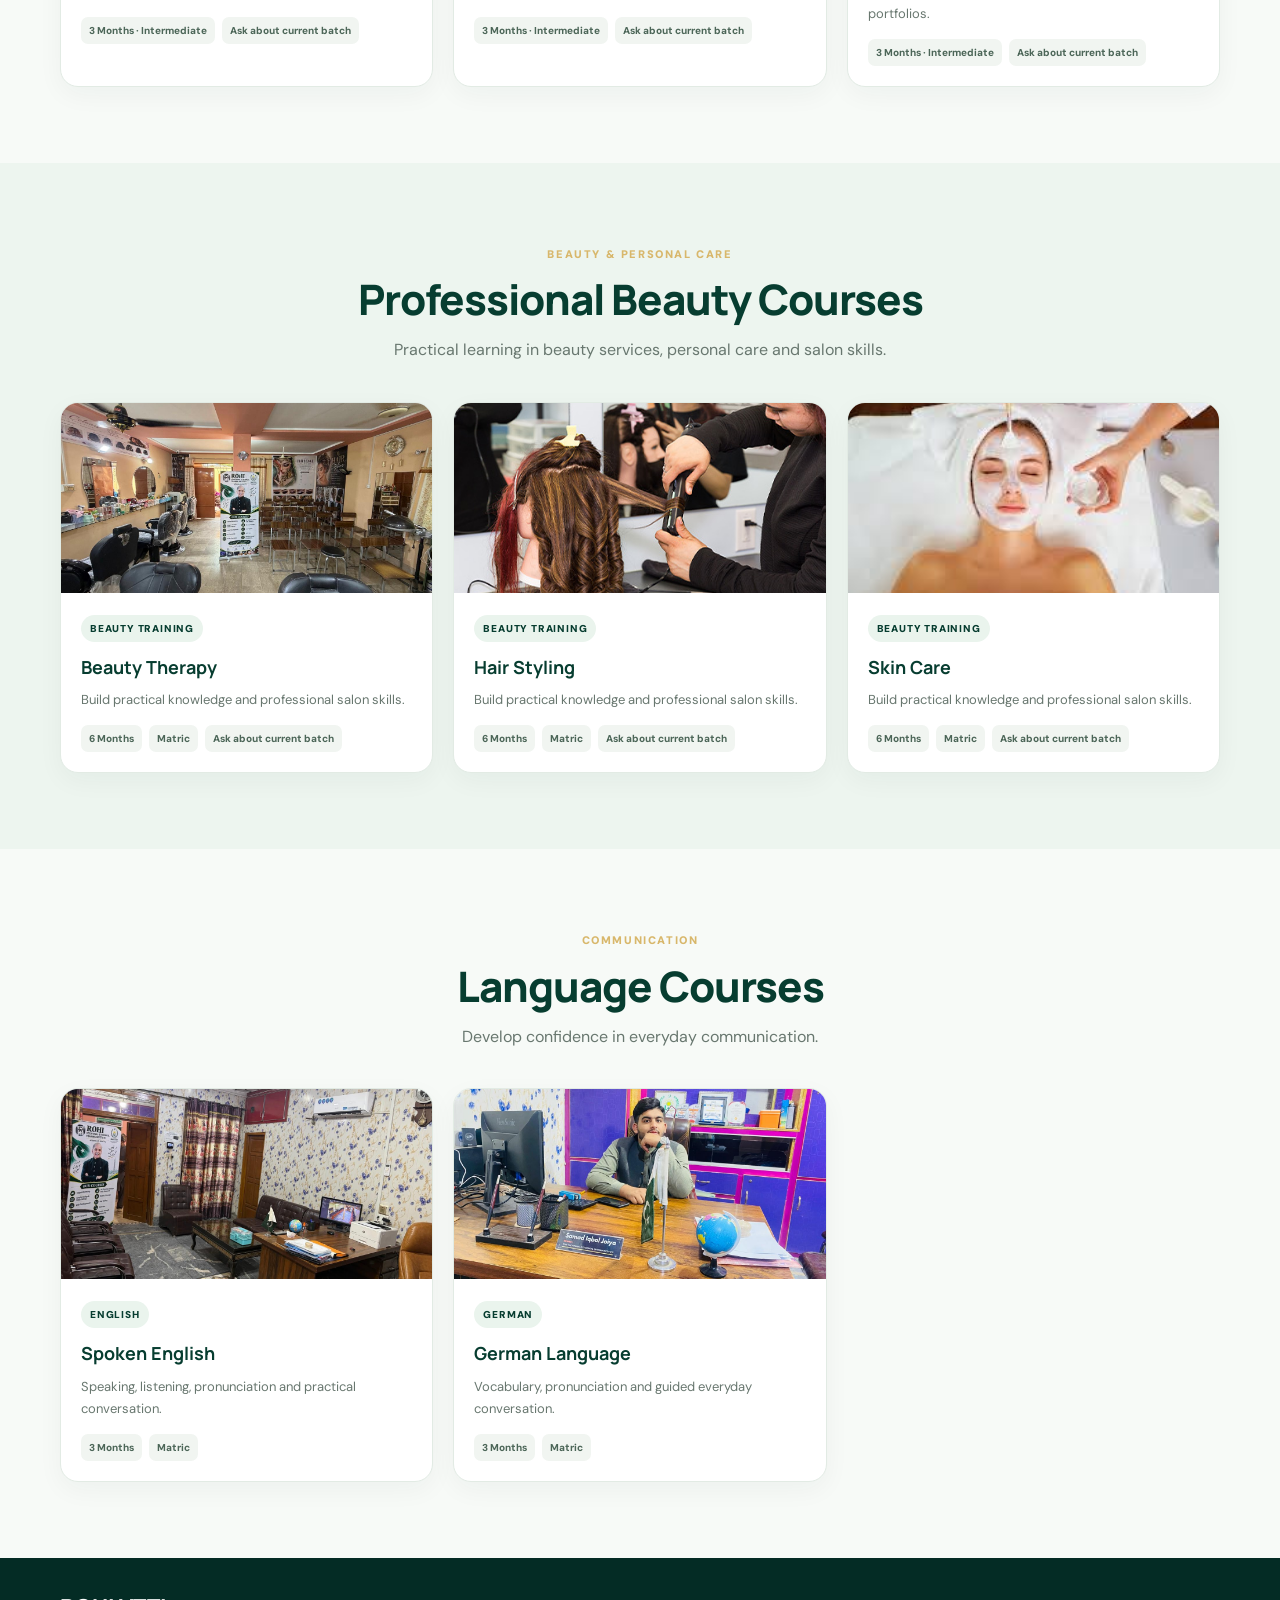
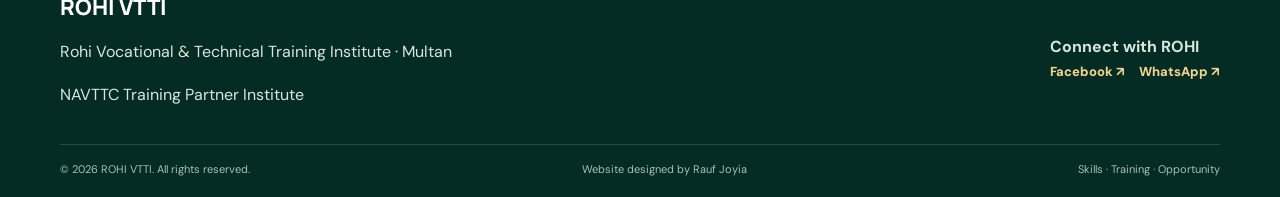
<file: courses.html>
<!doctype html><html lang="en"><head><meta charset="utf-8"><meta name="viewport" content="width=device-width,initial-scale=1"><meta name="theme-color" content="#073d30"><meta name="description" content="Explore computer, digital, beauty and language courses at ROHI VTTI."><title>Courses | ROHI VTTI Multan</title><link rel="icon" href="rohi-logo-black.svg"><link rel="preconnect" href="https://fonts.googleapis.com"><link rel="preconnect" href="https://fonts.gstatic.com" crossorigin><link href="https://fonts.googleapis.com/css2?family=DM+Sans:wght@400;500;600;700;800&family=Manrope:wght@400;500;600;700;800&display=swap" rel="stylesheet"><link rel="stylesheet" href="style.css"></head><body><div class="topline"><div class="container"><span>📍 Muhallah Sultan Nagar, ROHI VTTI Street No. 1, Multan</span><span>NAVTTC Training Partner Institute</span></div></div><header><nav class="nav container" aria-label="Main navigation"><a class="brand" href="index.html"><img src="rohi-logo-black.svg" alt="ROHI VTTI logo"><span><strong>ROHI VTTI</strong><small>Skills · Training · Opportunity</small></span></a><button class="menu-btn" type="button" aria-label="Open navigation" aria-expanded="false">☰</button><ul class="navlinks"><li><a href="index.html">Home</a></li><li><a href="about.html">About</a></li><li><a href="courses.html">Courses</a></li><li><a href="admissions.html">Admissions</a></li><li><a href="facilities.html">Facilities</a></li><li><a href="contact.html">Contact</a></li><li><a class="cta" href="https://wa.me/923020757793" target="_blank" rel="noopener">WhatsApp ↗</a></li></ul></nav></header><section class="hero"><div class="container"><div class="hero-content"><span class="eyebrow">Explore our learning pathways</span><h1>Choose a skill.<br><span>Build your future.</span></h1><p>Browse the training areas available at ROHI VTTI. Please contact the institute to confirm current batches, duration and eligibility.</p><div class="actions"><a class="btn btn-gold" href="courses.html">Explore Courses →</a><a class="btn btn-outline" href="https://wa.me/923020757793" target="_blank" rel="noopener">Talk to Admissions ↗</a></div></div></div></section><section class="section"><div class="container"><div class="section-head"><span class="kicker">Technology & innovation</span><h2>Computer & Digital Skills</h2><p>Digital and creative skills for today's connected world.</p></div><div class="cards"><article class="card"><img src="digital-marketing.jpg" alt="Digital Marketing" loading="lazy"><div class="card-body"><span class="tag">Digital Skills</span><h3>Digital Marketing</h3><p>Social media, content strategy, SEO and online promotion.</p><div class="meta"><span>3 Months · Intermediate</span><span>Ask about current batch</span></div></div></article><article class="card"><img src="comp-lab.jpg" alt="Graphic Design & Video Editing" loading="lazy"><div class="card-body"><span class="tag">Digital Skills</span><h3>Graphic Design & Video Editing</h3><p>Visual communication, digital content and creative projects.</p><div class="meta"><span>3 Months · Intermediate</span><span>Ask about current batch</span></div></div></article><article class="card"><img src="office-management.jpg" alt="AI Financial Analyst with Power BI" loading="lazy"><div class="card-body"><span class="tag">Digital Skills</span><h3>AI Financial Analyst with Power BI</h3><p>Financial data, dashboards and AI-assisted analysis.</p><div class="meta"><span>3 Months · Intermediate</span><span>Ask about current batch</span></div></div></article><article class="card"><img src="comp-lab.jpg" alt="AI for Everyone" loading="lazy"><div class="card-body"><span class="tag">Digital Skills</span><h3>AI for Everyone</h3><p>AI fundamentals, generative tools and responsible use.</p><div class="meta"><span>3 Months · Intermediate</span><span>Ask about current batch</span></div></div></article><article class="card"><img src="ecom.jpg" alt="AI-Powered E-Commerce" loading="lazy"><div class="card-body"><span class="tag">Digital Skills</span><h3>AI-Powered E-Commerce</h3><p>Online stores, product listings and digital selling.</p><div class="meta"><span>3 Months · Intermediate</span><span>Ask about current batch</span></div></div></article><article class="card"><img src="amazon.jpg" alt="Income Through Freelancing" loading="lazy"><div class="card-body"><span class="tag">Digital Skills</span><h3>Income Through Freelancing</h3><p>Professional profiles, client communication and portfolios.</p><div class="meta"><span>3 Months · Intermediate</span><span>Ask about current batch</span></div></div></article></div></div></section><section class="section soft"><div class="container"><div class="section-head"><span class="kicker">Beauty & personal care</span><h2>Professional Beauty Courses</h2><p>Practical learning in beauty services, personal care and salon skills.</p></div><div class="cards"><article class="card"><img src="beauty.jpg" alt="Beauty Therapy" loading="lazy"><div class="card-body"><span class="tag">Beauty Training</span><h3>Beauty Therapy</h3><p>Build practical knowledge and professional salon skills.</p><div class="meta"><span>6 Months</span><span>Matric</span><span>Ask about current batch</span></div></div></article><article class="card"><img src="hair.jpg" alt="Hair Styling" loading="lazy"><div class="card-body"><span class="tag">Beauty Training</span><h3>Hair Styling</h3><p>Build practical knowledge and professional salon skills.</p><div class="meta"><span>6 Months</span><span>Matric</span><span>Ask about current batch</span></div></div></article><article class="card"><img src="skin.jpg" alt="Skin Care" loading="lazy"><div class="card-body"><span class="tag">Beauty Training</span><h3>Skin Care</h3><p>Build practical knowledge and professional salon skills.</p><div class="meta"><span>6 Months</span><span>Matric</span><span>Ask about current batch</span></div></div></article></div></div></section><section class="section"><div class="container"><div class="section-head"><span class="kicker">Communication</span><h2>Language Courses</h2><p>Develop confidence in everyday communication.</p></div><div class="cards"><article class="card"><img src="gallery.jpg" alt="English language classroom"><div class="card-body"><span class="tag">English</span><h3>Spoken English</h3><p>Speaking, listening, pronunciation and practical conversation.</p><div class="meta"><span>3 Months</span><span>Matric</span></div></div></article><article class="card"><img src="gallery1.jpg" alt="Language learners"><div class="card-body"><span class="tag">German</span><h3>German Language</h3><p>Vocabulary, pronunciation and guided everyday conversation.</p><div class="meta"><span>3 Months</span><span>Matric</span></div></div></article></div></div></section><footer><div class="container"><div class="footer-top"><div><div class="footer-brand">ROHI VTTI</div><p>Rohi Vocational & Technical Training Institute · Multan</p><p>NAVTTC Training Partner Institute</p></div><div><strong>Connect with ROHI</strong><div class="socials"><a href="https://www.facebook.com/profile.php?id=61575618215227" target="_blank" rel="noopener">Facebook ↗</a><a href="https://wa.me/923020757793" target="_blank" rel="noopener">WhatsApp ↗</a></div></div></div><div class="footer-bottom"><span>© <span data-year>2026</span> ROHI VTTI. All rights reserved.</span><span>Website designed by Rauf Joyia</span><span>Skills · Training · Opportunity</span></div></div></footer><a class="whatsapp" href="https://wa.me/923020757793" target="_blank" rel="noopener" aria-label="WhatsApp ROHI VTTI">✆</a><script src="site.js"></script></body></html>
</file>
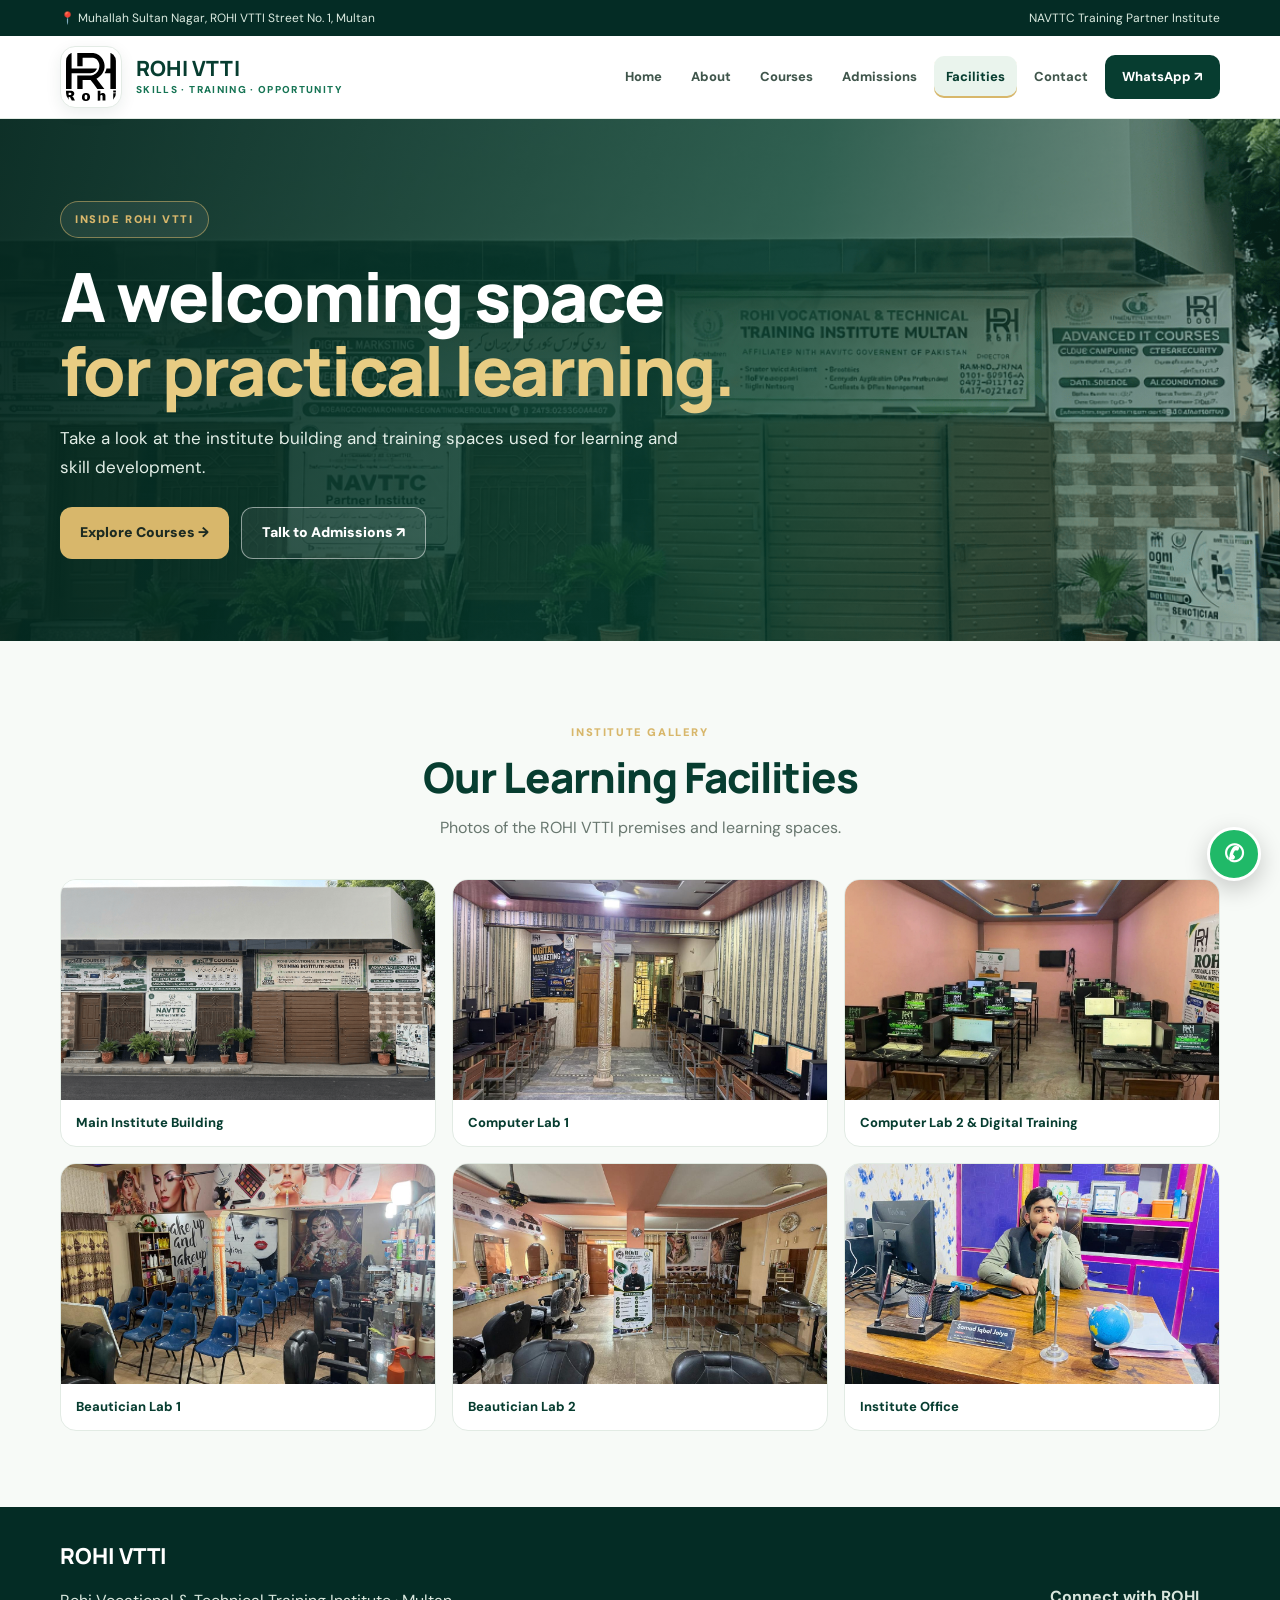
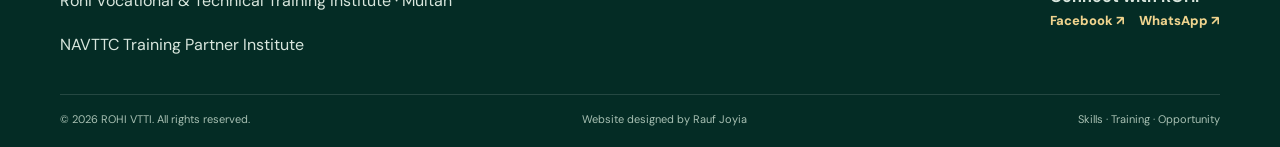
<file: facilities.html>
<!doctype html><html lang="en"><head><meta charset="utf-8"><meta name="viewport" content="width=device-width,initial-scale=1"><meta name="theme-color" content="#073d30"><meta name="description" content="Explore ROHI VTTI building, computer labs, beauty labs and learning spaces."><title>Facilities | ROHI VTTI Multan</title><link rel="icon" href="rohi-logo-black.svg"><link rel="preconnect" href="https://fonts.googleapis.com"><link rel="preconnect" href="https://fonts.gstatic.com" crossorigin><link href="https://fonts.googleapis.com/css2?family=DM+Sans:wght@400;500;600;700;800&family=Manrope:wght@400;500;600;700;800&display=swap" rel="stylesheet"><link rel="stylesheet" href="style.css"></head><body><div class="topline"><div class="container"><span>📍 Muhallah Sultan Nagar, ROHI VTTI Street No. 1, Multan</span><span>NAVTTC Training Partner Institute</span></div></div><header><nav class="nav container" aria-label="Main navigation"><a class="brand" href="index.html"><img src="rohi-logo-black.svg" alt="ROHI VTTI logo"><span><strong>ROHI VTTI</strong><small>Skills · Training · Opportunity</small></span></a><button class="menu-btn" type="button" aria-label="Open navigation" aria-expanded="false">☰</button><ul class="navlinks"><li><a href="index.html">Home</a></li><li><a href="about.html">About</a></li><li><a href="courses.html">Courses</a></li><li><a href="admissions.html">Admissions</a></li><li><a href="facilities.html">Facilities</a></li><li><a href="contact.html">Contact</a></li><li><a class="cta" href="https://wa.me/923020757793" target="_blank" rel="noopener">WhatsApp ↗</a></li></ul></nav></header><section class="hero"><div class="container"><div class="hero-content"><span class="eyebrow">Inside ROHI VTTI</span><h1>A welcoming space<br><span>for practical learning.</span></h1><p>Take a look at the institute building and training spaces used for learning and skill development.</p><div class="actions"><a class="btn btn-gold" href="courses.html">Explore Courses →</a><a class="btn btn-outline" href="https://wa.me/923020757793" target="_blank" rel="noopener">Talk to Admissions ↗</a></div></div></div></section><section class="section"><div class="container"><div class="section-head"><span class="kicker">Institute gallery</span><h2>Our Learning Facilities</h2><p>Photos of the ROHI VTTI premises and learning spaces.</p></div><div class="gallery"><figure><img src="main-building.png" alt="ROHI institute main building"><figcaption>Main Institute Building</figcaption></figure><figure><img src="comp-lab.jpg?v=20261119-final" alt="Computer training lab"><figcaption>Computer Lab 1</figcaption></figure><figure><img src="digital-marketing.jpg?v=20261119-final" alt="Digital training lab"><figcaption>Computer Lab 2 & Digital Training</figcaption></figure><figure><img src="beauty-lab.jpg?v=20261119-final" alt="Beauty training room"><figcaption>Beautician Lab 1</figcaption></figure><figure><img src="beauty.jpg?v=20261119-final" alt="Beauty classroom"><figcaption>Beautician Lab 2</figcaption></figure><figure><img src="gallery1.jpg?v=20261119-final" alt="Institute office"><figcaption>Institute Office</figcaption></figure></div></div></section><footer><div class="container"><div class="footer-top"><div><div class="footer-brand">ROHI VTTI</div><p>Rohi Vocational & Technical Training Institute · Multan</p><p>NAVTTC Training Partner Institute</p></div><div><strong>Connect with ROHI</strong><div class="socials"><a href="https://www.facebook.com/profile.php?id=61575618215227" target="_blank" rel="noopener">Facebook ↗</a><a href="https://wa.me/923020757793" target="_blank" rel="noopener">WhatsApp ↗</a></div></div></div><div class="footer-bottom"><span>© <span data-year>2026</span> ROHI VTTI. All rights reserved.</span><span>Website designed by Rauf Joyia</span><span>Skills · Training · Opportunity</span></div></div></footer><a class="whatsapp" href="https://wa.me/923020757793" target="_blank" rel="noopener" aria-label="WhatsApp ROHI VTTI">✆</a><script src="site.js"></script></body></html>
</file>
<file: style.css>
:root{--forest:#073d30;--green:#167454;--gold:#d8b76b;--ink:#182b24;--muted:#68776f;--paper:#f7faf7;--line:#e2ebe4;--white:#fff;--shadow:0 18px 55px rgba(8,54,43,.11);--radius:22px}*{box-sizing:border-box}html{scroll-behavior:smooth}body{margin:0;background:var(--paper);color:var(--ink);font:16px/1.7 "DM Sans",Arial,sans-serif}a{color:inherit}.container{width:min(1160px,92%);margin:auto}.topline{background:#042c25;color:#dcebe1;font-size:12px;padding:8px 0}.topline .container{display:flex;justify-content:space-between;gap:12px;flex-wrap:wrap}header{position:sticky;top:0;z-index:20;background:rgba(255,255,255,.96);backdrop-filter:blur(14px);border-bottom:1px solid var(--line)}.nav{min-height:82px;display:flex;align-items:center;justify-content:space-between;gap:22px}.brand{text-decoration:none;display:flex;align-items:center;gap:12px}.brand img{width:54px;height:54px;object-fit:contain}.brand strong{display:block;color:var(--forest);font:800 20px Manrope,sans-serif;line-height:1.2}.brand small{display:block;color:var(--green);font-size:10px;font-weight:800;letter-spacing:1px;text-transform:uppercase}.navlinks{display:flex;align-items:center;gap:5px;list-style:none;margin:0;padding:0}.navlinks a{display:block;text-decoration:none;color:#40564c;font-size:13px;font-weight:800;padding:10px 12px;border-radius:10px}.navlinks a:hover,.navlinks a[aria-current=page]{background:#eaf4ed;color:var(--forest)}.navlinks .cta{background:var(--forest);color:white;padding:11px 17px}.menu-btn{display:none;border:1px solid var(--line);background:#fff;border-radius:10px;padding:8px 12px;font-size:20px;color:var(--forest)}.hero{position:relative;min-height:510px;display:flex;align-items:center;overflow:hidden;background:linear-gradient(100deg,rgba(3,39,30,.94),rgba(5,67,49,.77) 60%,rgba(5,65,48,.32)),url("main-building.png") center 42%/cover no-repeat}.hero-content{color:white;max-width:760px;padding:82px 0}.eyebrow,.kicker{font-size:11px;font-weight:900;letter-spacing:1.6px;text-transform:uppercase;color:var(--gold)}.eyebrow{display:inline-block;border:1px solid #d8b76b88;background:#ffffff12;border-radius:99px;padding:8px 14px}.hero h1{font:800 clamp(40px,6vw,68px)/1.08 Manrope,sans-serif;letter-spacing:-2px;margin:22px 0 16px}.hero h1 span{color:#e8cc83}.hero p{color:#e2eee7;max-width:650px;font-size:17px}.actions{display:flex;gap:12px;flex-wrap:wrap;margin-top:25px}.btn{display:inline-flex;align-items:center;justify-content:center;text-decoration:none;padding:13px 20px;border-radius:12px;font-size:14px;font-weight:900;transition:.2s}.btn:hover{transform:translateY(-2px)}.btn-gold{background:var(--gold);color:#1d2b22}.btn-outline{border:1px solid #ffffff80;color:#fff;background:#ffffff12}.btn-green{background:var(--forest);color:white}.facts{margin-top:-35px;position:relative;z-index:2}.fact-grid{display:grid;grid-template-columns:repeat(4,1fr);background:white;border:1px solid var(--line);border-radius:18px;box-shadow:var(--shadow);overflow:hidden}.fact{text-align:center;padding:22px 12px;border-right:1px solid var(--line)}.fact:last-child{border:0}.fact strong{display:block;color:var(--forest);font:800 19px Manrope}.fact span{font-size:11px;color:var(--muted);font-weight:700}.section{padding:76px 0}.section-head{text-align:center;max-width:720px;margin:0 auto 38px}.section-head h2{font:800 clamp(29px,4vw,42px)/1.2 Manrope;color:var(--forest);margin:8px 0 12px;letter-spacing:-1px}.section-head p{color:var(--muted);margin:0}.grid-2{display:grid;grid-template-columns:1fr 1fr;gap:42px;align-items:center}.photo{width:100%;height:390px;object-fit:cover;border-radius:22px;box-shadow:var(--shadow)}h2,h3{font-family:Manrope,sans-serif}.copy h2,.copy h3{color:var(--forest);line-height:1.25}.copy p{color:var(--muted)}.cards{display:grid;grid-template-columns:repeat(3,1fr);gap:20px}.card{background:white;border:1px solid var(--line);border-radius:18px;overflow:hidden;box-shadow:0 8px 26px #08362b0b;transition:.2s}.card:hover{transform:translateY(-4px);box-shadow:var(--shadow)}.card img{width:100%;height:190px;object-fit:cover;display:block}.card-body{padding:20px}.tag{display:inline-block;background:#eaf4ed;color:var(--forest);font-size:10px;font-weight:900;letter-spacing:.8px;text-transform:uppercase;padding:5px 9px;border-radius:99px}.card h3{font-size:18px;color:var(--forest);margin:10px 0 7px}.card p{font-size:13px;color:var(--muted);margin:0}.meta{display:flex;gap:7px;flex-wrap:wrap;margin-top:14px}.meta span{background:#f1f5f1;color:#4c6658;padding:5px 8px;border-radius:7px;font-size:10px;font-weight:800}.soft{background:#edf5ef}.dark{background:#052f27;color:white}.dark .section-head h2{color:white}.dark .section-head p{color:#c8d9d0}.dark .kicker{color:#e8cc83}.features{display:grid;grid-template-columns:repeat(3,1fr);gap:15px}.feature{padding:22px;border:1px solid #ffffff25;background:#ffffff0c;border-radius:16px}.feature h3{font-size:16px;margin:0 0 7px}.feature p{font-size:13px;color:#c8d9d0;margin:0}.banner{background:linear-gradient(120deg,#064235,#0b6951);color:white;text-align:center;border-radius:24px;padding:48px 22px;box-shadow:var(--shadow)}.banner h2{font-size:clamp(28px,4vw,40px);margin:7px 0}.banner p{color:#d9e9df;max-width:680px;margin:0 auto 20px}.logo-strip{display:grid;grid-template-columns:repeat(5,1fr);gap:12px;margin:26px auto}.logo-card{background:white;border:1px solid var(--line);border-radius:14px;padding:12px;min-height:112px;display:flex;flex-direction:column;align-items:center;justify-content:center;gap:8px;text-align:center}.logo-card img{width:100%;height:58px;object-fit:contain}.logo-card small{font-size:10px;font-weight:800;color:var(--forest)}.gallery{display:grid;grid-template-columns:repeat(3,1fr);gap:16px}.gallery figure{margin:0;background:white;border:1px solid var(--line);border-radius:16px;overflow:hidden}.gallery img{width:100%;height:220px;object-fit:cover;display:block}.gallery figcaption{padding:12px 15px;font-weight:800;font-size:13px;color:var(--forest)}.contact-grid{display:grid;grid-template-columns:1fr 1fr;gap:18px}.contact-card{padding:26px;background:white;border:1px solid var(--line);border-radius:18px}.contact-card h3{color:var(--forest);margin-top:0}.contact-line{padding:10px 0;border-bottom:1px solid var(--line);color:var(--muted);font-size:14px}.contact-line strong{display:block;color:var(--ink);font-size:11px}.contact-line:last-child{border:0}.partner-strip{padding:25px 0;background:white;border-bottom:1px solid var(--line)}.partner-strip h2{text-align:center;font-size:11px;letter-spacing:1.5px;text-transform:uppercase;color:var(--forest)}footer{background:#042c25;color:#d8e6dd;padding:34px 0 18px}.footer-top{display:flex;justify-content:space-between;gap:20px;align-items:center;padding-bottom:20px;border-bottom:1px solid #ffffff22}.footer-brand{font:800 22px Manrope;color:white}.footer-bottom{display:flex;justify-content:space-between;gap:12px;flex-wrap:wrap;padding-top:15px;color:#a8c0b3;font-size:11px}.socials{display:flex;gap:14px}.socials a{color:#f0d48e;text-decoration:none;font-weight:800;font-size:13px}.whatsapp{position:fixed;right:19px;bottom:19px;z-index:15;width:54px;height:54px;border-radius:50%;background:#20b968;color:white;text-decoration:none;display:grid;place-items:center;font-size:24px;font-weight:900;box-shadow:0 8px 24px #0003;border:3px solid white}@media(max-width:900px){.navlinks a{font-size:12px;padding:9px 7px}.cards,.gallery{grid-template-columns:repeat(2,1fr)}}@media(max-width:760px){.menu-btn{display:block}.nav{min-height:70px}.brand img{width:46px;height:46px}.navlinks{display:none;position:absolute;top:70px;left:0;right:0;background:white;padding:12px 4%;border-bottom:1px solid var(--line);box-shadow:0 15px 25px #0001;flex-direction:column;align-items:stretch}.navlinks.open{display:flex}.navlinks a{padding:11px 13px}.navlinks .cta{text-align:center;margin-top:5px}.topline .container{justify-content:center;text-align:center}.hero{min-height:470px;background-position:58% center}.hero-content{padding:65px 0}.hero h1{letter-spacing:-1px}.facts{margin-top:-25px}.fact-grid{grid-template-columns:repeat(2,1fr)}.fact:nth-child(2){border-right:0}.fact:nth-child(-n+2){border-bottom:1px solid var(--line)}.section{padding:58px 0}.grid-2,.contact-grid{grid-template-columns:1fr;gap:25px}.photo{height:300px}.cards,.features{grid-template-columns:1fr}.logo-strip{grid-template-columns:repeat(3,1fr)}.gallery{grid-template-columns:repeat(2,1fr)}.footer-top{align-items:flex-start;flex-direction:column}}@media(max-width:480px){.gallery{grid-template-columns:1fr}.gallery img{height:205px}.logo-strip{grid-template-columns:repeat(2,1fr)}.hero h1{font-size:39px}}
/* ROHI brand refinement and consistent page navigation */
.brand{gap:14px}
.brand img{width:62px;height:62px;padding:5px;background:#fff;border:1px solid #e3ebe5;border-radius:15px;object-fit:contain;box-shadow:0 5px 16px rgba(8,54,43,.08)}
.brand strong{font-size:21px;letter-spacing:.2px}
.brand small{letter-spacing:1.35px}
.partner-strip{padding:34px 0 38px;background:linear-gradient(180deg,#fff,#f5f9f5);border-top:1px solid var(--line);border-bottom:1px solid var(--line)}
.partner-strip h2{font-size:11px;letter-spacing:2px;margin:0 0 20px;color:#587267}
.logo-strip{grid-template-columns:repeat(5,minmax(0,1fr));gap:16px;max-width:1120px}
.logo-card{min-height:138px;padding:17px 13px 14px;border:1px solid #e4ece6;border-radius:17px;box-shadow:0 7px 22px rgba(8,54,43,.055);transition:transform .2s,box-shadow .2s;background:#fff}
.logo-card:hover{transform:translateY(-3px);box-shadow:0 14px 28px rgba(8,54,43,.10)}
.logo-card img{width:100%;height:70px;max-width:170px;object-fit:contain}
.logo-card small{font-size:10px;line-height:1.35;letter-spacing:.25px;color:#294c3d}
.navlinks a[aria-current=page]{background:#eaf4ed;color:var(--forest);box-shadow:inset 0 -2px 0 var(--gold)}
@media(max-width:760px){.brand img{width:52px;height:52px}.brand strong{font-size:18px}.partner-strip{padding:26px 0}.logo-strip{grid-template-columns:repeat(2,minmax(0,1fr));gap:10px}.logo-card{min-height:122px}.logo-card img{height:62px}}
</file>
